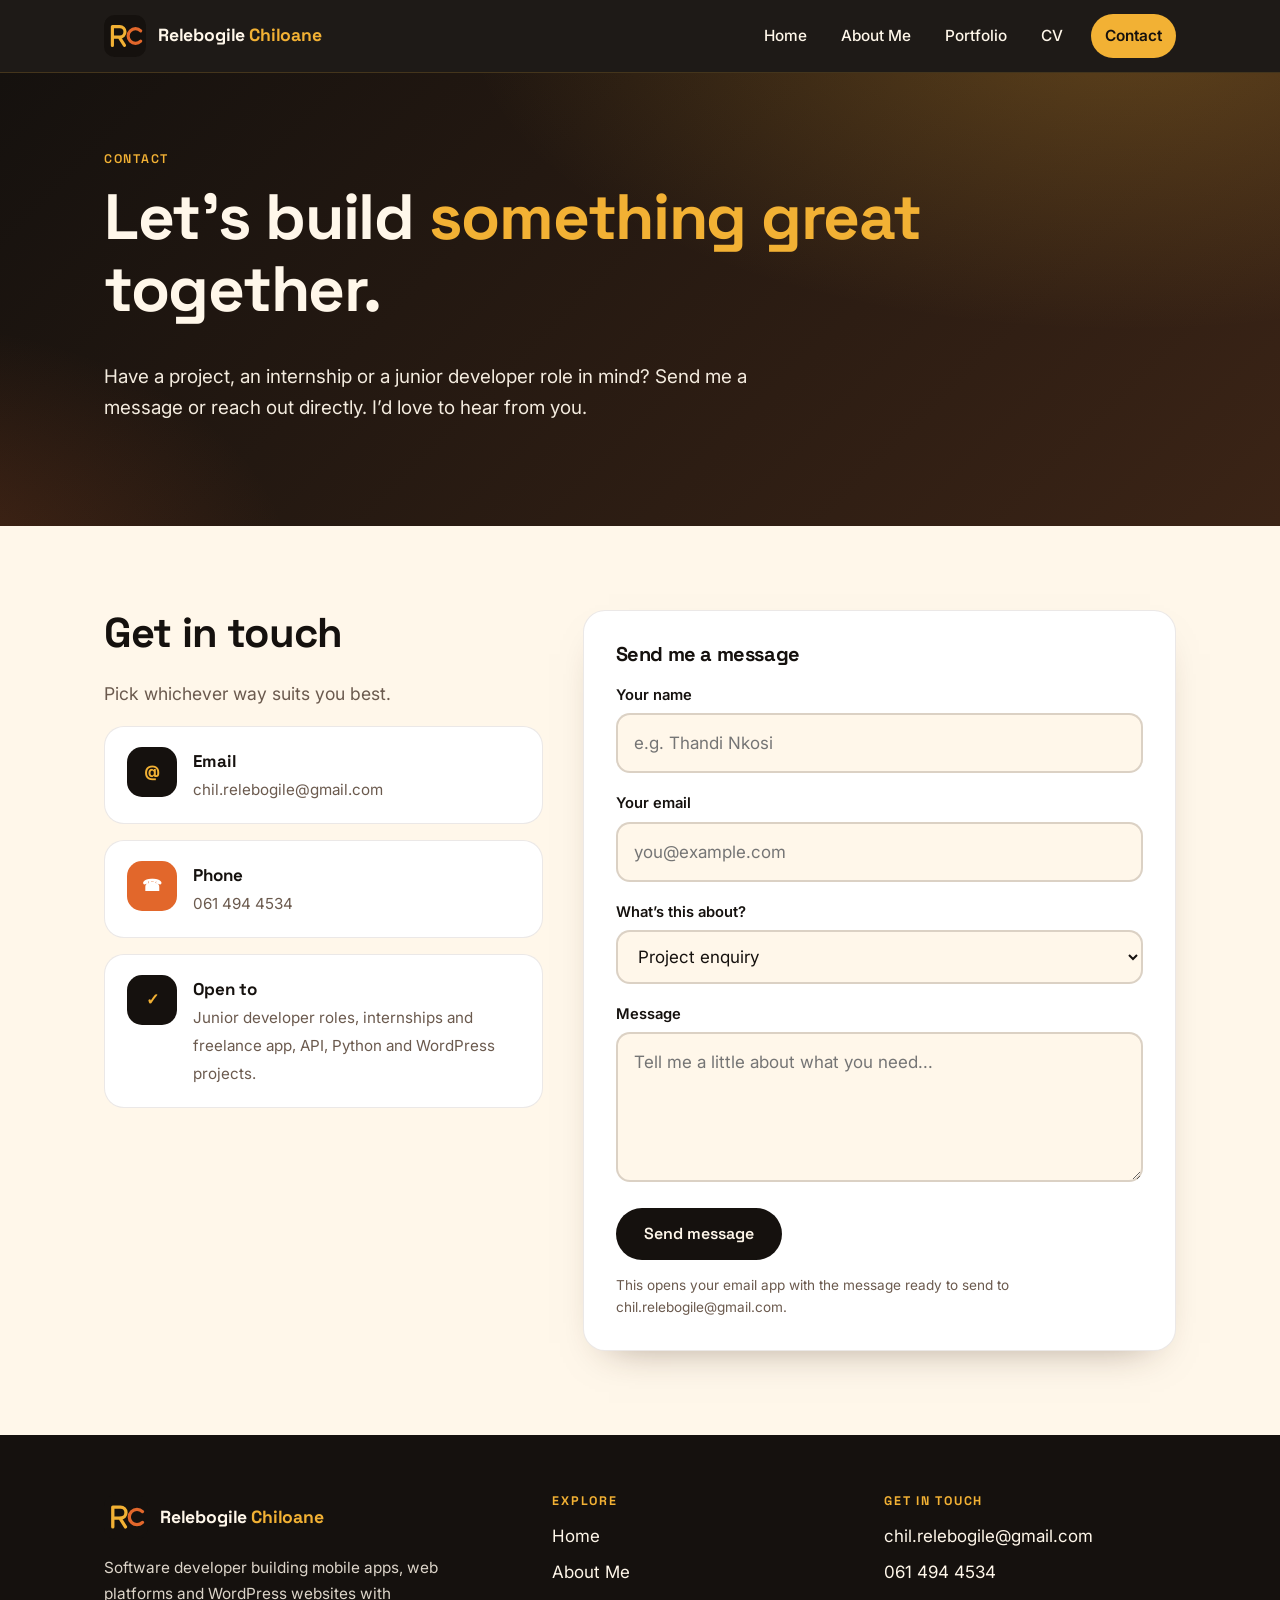
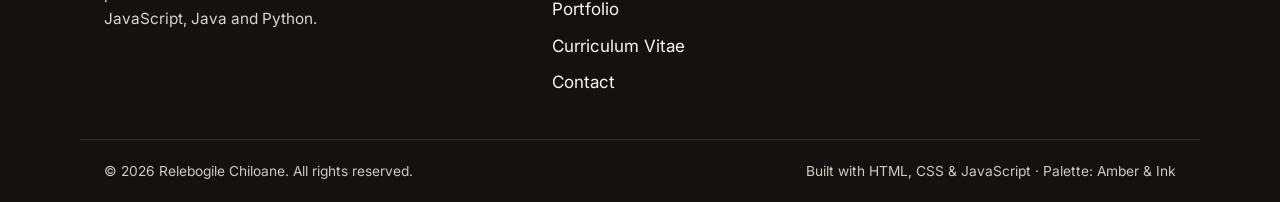
<file: contact.html>
<!doctype html>
<html lang="en-ZA">
<head>
<meta charset="utf-8">
<meta name="viewport" content="width=device-width, initial-scale=1">
<title>Contact | Relebogile Chiloane</title>
<meta name="description" content="Contact Relebogile Chiloane by email or phone.">
<link rel="icon" type="image/svg+xml" href="images/rc-logo.svg">
<link rel="preconnect" href="https://fonts.googleapis.com">
<link rel="preconnect" href="https://fonts.gstatic.com" crossorigin>
<link rel="stylesheet" href="https://fonts.googleapis.com/css2?family=Inter:wght@400;500;600&amp;family=Space+Grotesk:wght@500;600;700&amp;display=swap">
<link rel="stylesheet" href="css/style.css">
</head>
<body>
<div class="rc-sec rc-full rc-nav">
  <div class="rc-wrap rc-nav-in">
    <a class="rc-brand" href="index.html" aria-label="Relebogile Chiloane - home"><img class="rc-logo" src="images/rc-logo.svg" width="42" height="42" alt="RC monogram logo"><span>Relebogile<b> Chiloane</b></span></a>
    <input type="checkbox" id="rc-nav-toggle" class="rc-nav-check" aria-label="Open or close the menu">
    <label for="rc-nav-toggle" class="rc-burger" aria-hidden="true"><i></i><i></i><i></i></label>
    <nav class="rc-links" aria-label="Main navigation"><a href="index.html">Home</a><a href="about-me.html">About Me</a><a href="portfolio.html">Portfolio</a><a href="curriculum-vitae.html">CV</a><a class="rc-nav-cta is-active" href="contact.html">Contact</a></nav>
  </div>
</div>

<main>
<div class="rc-sec rc-full rc-hero">
  <div class="rc-wrap" style="padding:76px 24px 84px">
    <p class="rc-eyebrow">Contact</p>
    <h1>Let&rsquo;s build <span style="color:#F2B134">something great</span> together.</h1>
    <p class="rc-lead">Have a project, an internship or a junior developer role in mind? Send me a message or reach out directly. I&rsquo;d love to hear from you.</p>
  </div>
</div>

<div class="rc-sec rc-full rc-cream rc-pad">
  <div class="rc-wrap rc-contact-grid">
    <div>
      <h2>Get in touch</h2>
      <p class="rc-sub">Pick whichever way suits you best.</p>
      <a class="rc-ccard" href="mailto:chil.relebogile@gmail.com"><div class="rc-badge">@</div><div><strong>Email</strong><span>chil.relebogile@gmail.com</span></div></a>
      <a class="rc-ccard" href="tel:+27614944534"><div class="rc-badge alt">&#9742;</div><div><strong>Phone</strong><span>061 494 4534</span></div></a>
      <div class="rc-ccard"><div class="rc-badge">&#10003;</div><div><strong>Open to</strong><span>Junior developer roles, internships and freelance app, API, Python and WordPress projects.</span></div></div>
    </div>
    <form class="rc-form" id="rc-contact-form" aria-label="Contact form">
      <h3 style="margin-bottom:.9em">Send me a message</h3>
      <div class="rc-field"><label for="rc-name">Your name</label><input id="rc-name" type="text" required autocomplete="name" placeholder="e.g. Thandi Nkosi"></div>
      <div class="rc-field"><label for="rc-email">Your email</label><input id="rc-email" type="email" required autocomplete="email" placeholder="you@example.com"></div>
      <div class="rc-field"><label for="rc-subject">What&rsquo;s this about?</label>
        <select id="rc-subject"><option>Project enquiry</option><option>Job or internship opportunity</option><option>WordPress website help</option><option>Just saying hi</option></select></div>
      <div class="rc-field"><label for="rc-message">Message</label><textarea id="rc-message" required placeholder="Tell me a little about what you need..."></textarea></div>
      <button class="rc-btn rc-btn-dark" type="submit">Send message</button>
      <p class="rc-note">This opens your email app with the message ready to send to chil.relebogile@gmail.com.</p>
    </form>
  </div>
</div>
</main>

<div class="rc-sec rc-full rc-dark rc-foot">
  <div class="rc-wrap rc-foot-grid">
    <div>
      <a class="rc-brand" href="index.html" style="margin-bottom:16px"><img class="rc-logo" src="images/rc-logo.svg" width="44" height="44" alt="RC monogram logo"><span>Relebogile<b> Chiloane</b></span></a>
      <p>Software developer building mobile apps, web platforms and WordPress websites with JavaScript, Java and Python.</p>
    </div>
    <div>
      <h4>Explore</h4>
      <ul>
        <li><a href="index.html">Home</a></li>
        <li><a href="about-me.html">About Me</a></li>
        <li><a href="portfolio.html">Portfolio</a></li>
        <li><a href="curriculum-vitae.html">Curriculum Vitae</a></li>
        <li><a href="contact.html">Contact</a></li>
      </ul>
    </div>
    <div>
      <h4>Get in touch</h4>
      <ul>
        <li><a href="mailto:chil.relebogile@gmail.com">chil.relebogile@gmail.com</a></li>
        <li><a href="tel:+27614944534">061 494 4534</a></li>
      </ul>
    </div>
  </div>
  <div class="rc-wrap rc-foot-bar" style="max-width:1120px;margin:0 auto">
    <span>&copy; 2026 Relebogile Chiloane. All rights reserved.</span>
    <span>Built with HTML, CSS &amp; JavaScript &middot; Palette: Amber &amp; Ink</span>
  </div>
</div>

<script src="js/main.js" defer></script>
</body>
</html>
</file>
<file: css/style.css>
/* Relebogile Chiloane portfolio - brand: "Amber & Ink" (Space Grotesk + Inter) */
/* ===== Brand tokens: "Amber & Ink" ===== */
:root{
  --rc-ink:#15110E; --rc-espresso:#3B2416; --rc-amber:#F2B134; --rc-orange:#E2672B;
  --rc-burnt:#B8470F; --rc-cream:#FFF7EA; --rc-sand:#F4E3C4; --rc-muted:#6B5A4E; --rc-radius:22px;
}
html{scroll-behavior:smooth}
body{overflow-x:hidden;background:#FFF7EA}

/* Reset */
body{margin:0}

/* ===== Base ===== */
.rc-sec{font-family:'Inter',system-ui,-apple-system,'Segoe UI',Roboto,sans-serif;color:var(--rc-ink);line-height:1.65;font-size:17px;box-sizing:border-box}
.rc-sec *,.rc-sec *::before,.rc-sec *::after{box-sizing:border-box}
.rc-sec h1,.rc-sec h2,.rc-sec h3,.rc-sec h4{font-family:'Space Grotesk','Inter',system-ui,sans-serif;line-height:1.12;letter-spacing:-.02em;margin:0 0 .55em;color:inherit;font-weight:700}
.rc-sec h1{font-size:clamp(2.3rem,5.4vw,4rem)}
.rc-sec h2{font-size:clamp(1.8rem,3.6vw,2.6rem)}
.rc-sec h3{font-size:1.25rem}
.rc-sec h4{font-size:1rem;letter-spacing:.01em}
.rc-sec p{margin:0 0 1em}
.rc-sec a{color:inherit;text-decoration:none}
.rc-sec img,.rc-sec svg{max-width:100%;display:block}
.rc-sec ul{margin:0;padding:0}
.rc-sec a:focus-visible,.rc-sec button:focus-visible,.rc-sec input:focus-visible,.rc-sec select:focus-visible,.rc-sec textarea:focus-visible{outline:3px solid var(--rc-orange);outline-offset:3px}
.rc-sec[id]{scroll-margin-top:84px}

/* full-bleed sections */
.rc-full{width:100%;position:relative}
.rc-wrap{max-width:1120px;margin:0 auto;padding:0 24px}
.rc-pad{padding:84px 0}
.rc-dark{background:var(--rc-ink);color:var(--rc-cream)}
.rc-hero{background:radial-gradient(1100px 520px at 88% -12%,rgba(242,177,52,.25),transparent 60%),radial-gradient(700px 420px at -10% 110%,rgba(226,103,43,.22),transparent 60%),linear-gradient(135deg,#15110E 0%,#3B2416 100%);color:var(--rc-cream)}
.rc-cream{background:var(--rc-cream)}
.rc-sand{background:var(--rc-sand)}
.rc-white{background:#fff}
.rc-amberbg{background:var(--rc-amber);color:var(--rc-ink)}
.rc-eyebrow{font-family:'Space Grotesk',sans-serif;text-transform:uppercase;letter-spacing:.14em;font-size:.78rem;font-weight:600;color:var(--rc-burnt);margin:0 0 .9rem}
.rc-hero .rc-eyebrow,.rc-dark .rc-eyebrow{color:var(--rc-amber)}
.rc-lead{font-size:1.18rem;max-width:56ch;opacity:.95}
.rc-sub{font-size:1.1rem;color:var(--rc-muted)}
.rc-head{max-width:640px;margin-bottom:44px}
.rc-head p{color:var(--rc-muted)}

/* ===== Navigation ===== */
.rc-full.rc-nav{position:sticky;top:0;z-index:999;background:rgba(21,17,14,.96);backdrop-filter:blur(8px);color:var(--rc-cream);border-bottom:1px solid rgba(242,177,52,.18)}
.rc-nav-in{display:flex;align-items:center;justify-content:space-between;gap:20px;min-height:72px;position:relative}
.rc-brand{display:flex;align-items:center;gap:12px;font-family:'Space Grotesk',sans-serif;font-weight:700;font-size:1.1rem;letter-spacing:-.01em}
.rc-brand b{color:var(--rc-amber);font-weight:700}
.rc-links{display:flex;align-items:center;gap:6px}
.rc-links a{padding:9px 14px;border-radius:999px;font-weight:500;font-size:.96rem;color:var(--rc-cream);position:relative}
.rc-links a:hover{background:rgba(255,247,234,.1)}
.rc-links a.is-active{color:var(--rc-amber)}
.rc-links a.is-active::after{content:'';position:absolute;left:14px;right:14px;bottom:3px;height:2px;border-radius:2px;background:var(--rc-amber)}
.rc-links a.rc-nav-cta{background:var(--rc-amber);color:var(--rc-ink);font-weight:600;margin-left:8px}
.rc-links a.rc-nav-cta:hover{background:#ffc552}
.rc-links a.rc-nav-cta::after{display:none}
.rc-nav-check{position:absolute;opacity:0;pointer-events:none}
.rc-burger{display:none;cursor:pointer;width:44px;height:44px;border-radius:12px;border:1px solid rgba(255,247,234,.25);align-items:center;justify-content:center;flex-direction:column;gap:5px}
.rc-burger i{display:block;width:20px;height:2px;background:var(--rc-cream);border-radius:2px}
@media(max-width:860px){
  .rc-burger{display:flex}
  .rc-links{display:none;position:absolute;top:72px;left:0;right:0;flex-direction:column;align-items:stretch;background:var(--rc-ink);padding:12px 12px 18px;border-radius:0 0 18px 18px;box-shadow:0 24px 40px -20px rgba(0,0,0,.6)}
  .rc-nav-check:checked~.rc-links{display:flex}
  .rc-links a{padding:14px 16px;border-radius:12px}
  .rc-links a.is-active::after{display:none}
  .rc-links a.is-active{background:rgba(242,177,52,.12)}
  .rc-links a.rc-nav-cta{margin:8px 0 0;text-align:center}
}

/* ===== Buttons / chips ===== */
.rc-btns{display:flex;flex-wrap:wrap;gap:14px;margin-top:28px}
.rc-sec .rc-btn{display:inline-flex;align-items:center;gap:8px;padding:14px 26px;border-radius:999px;font-weight:600;font-family:'Space Grotesk',sans-serif;border:2px solid transparent;transition:transform .15s,background .15s;cursor:pointer;font-size:1rem;line-height:1.2}
.rc-sec .rc-btn:hover{transform:translateY(-2px)}
.rc-sec .rc-btn-primary{background:var(--rc-amber);color:var(--rc-ink)}
.rc-sec .rc-btn-primary:hover{background:#ffc552}
.rc-sec .rc-btn-ghost{border-color:currentColor;color:inherit;background:transparent}
.rc-sec .rc-btn-dark{background:var(--rc-ink);color:var(--rc-cream)}
.rc-sec .rc-btn-dark:hover{background:var(--rc-espresso)}
.rc-chip{display:inline-block;padding:6px 14px;border-radius:999px;background:var(--rc-sand);color:var(--rc-espresso);font-size:.88rem;font-weight:500;margin:0 8px 8px 0;line-height:1.4}
.rc-dark .rc-chip,.rc-hero .rc-chip{background:rgba(255,247,234,.1);color:var(--rc-cream)}
.rc-white .rc-chip,.rc-card .rc-chip{background:var(--rc-cream)}

/* ===== Hero ===== */
.rc-hero-grid{display:grid;grid-template-columns:1.1fr .9fr;gap:60px;align-items:center;padding:76px 24px 92px}
.rc-hero h1 span{color:var(--rc-amber)}
.rc-hero-photo{position:relative;margin:0}
.rc-hero-photo::before{content:'';position:absolute;top:20px;left:20px;right:-20px;bottom:-20px;border-radius:30px;background:var(--rc-amber)}
.rc-hero-photo img{position:relative;width:100%;aspect-ratio:5/4.4;object-fit:cover;object-position:50% 30%;border-radius:30px;border:4px solid var(--rc-ink)}
.rc-hero-photo.tall img{aspect-ratio:3/4;object-position:50% 20%;max-height:620px;margin:0 auto}
.rc-caption{position:relative;margin-top:34px;font-size:.92rem;opacity:.85}
.rc-pills{display:flex;flex-wrap:wrap;gap:10px;margin-top:22px}
.rc-pills a{padding:9px 16px;border-radius:999px;border:1px solid rgba(255,247,234,.35);font-size:.92rem;font-weight:500}
.rc-pills a:hover{background:var(--rc-amber);color:var(--rc-ink);border-color:var(--rc-amber)}
@media(max-width:860px){.rc-hero-grid{grid-template-columns:1fr;gap:48px;padding:48px 24px 72px}.rc-hero-photo{max-width:520px}}
@media(max-width:560px){.rc-hero-photo::before{top:12px;left:12px;right:-12px;bottom:-12px}}

/* ===== Cards & grids ===== */
.rc-grid{display:grid;gap:22px}
.rc-g2{grid-template-columns:repeat(2,1fr)}
.rc-g3{grid-template-columns:repeat(3,1fr)}
.rc-g4{grid-template-columns:repeat(4,1fr)}
@media(max-width:980px){.rc-g3,.rc-g4{grid-template-columns:repeat(2,1fr)}}
@media(max-width:620px){.rc-g2,.rc-g3,.rc-g4{grid-template-columns:1fr}}
.rc-card{background:#fff;border-radius:var(--rc-radius);padding:28px;border:1px solid rgba(59,36,22,.09);box-shadow:0 14px 34px -22px rgba(59,36,22,.45);transition:transform .2s,box-shadow .2s}
.rc-card:hover{transform:translateY(-4px);box-shadow:0 22px 40px -22px rgba(59,36,22,.55)}
.rc-card p:last-child{margin-bottom:0}
.rc-card h3{margin-bottom:.4em}
.rc-card p{color:var(--rc-muted);font-size:.98rem}
.rc-badge{width:50px;height:50px;border-radius:15px;display:grid;place-items:center;font-family:'Space Grotesk',sans-serif;font-weight:700;background:var(--rc-ink);color:var(--rc-amber);margin-bottom:18px;font-size:1rem}
.rc-badge.alt{background:var(--rc-orange);color:#fff}
.rc-stat{text-align:center;padding:24px 16px}
.rc-stat strong{display:block;font-family:'Space Grotesk',sans-serif;font-size:2.4rem;line-height:1;color:var(--rc-burnt);margin-bottom:8px}
.rc-stat span{color:var(--rc-muted);font-size:.95rem}

/* project cards on the home page */
.rc-pcard{display:flex;flex-direction:column;background:#fff;border-radius:var(--rc-radius);overflow:hidden;border:1px solid rgba(59,36,22,.09);box-shadow:0 14px 34px -22px rgba(59,36,22,.45);transition:transform .2s}
.rc-pcard:hover{transform:translateY(-5px)}
.rc-pcard .rc-pthumb{background:var(--rc-sand)}
.rc-pcard .rc-pbody{padding:22px 24px 26px;display:flex;flex-direction:column;flex:1}
.rc-pcard .rc-ptag{font-size:.78rem;text-transform:uppercase;letter-spacing:.12em;font-weight:600;color:var(--rc-burnt);margin-bottom:6px}
.rc-pcard p{color:var(--rc-muted);font-size:.96rem}
.rc-pcard .rc-more{margin-top:auto;font-weight:600;font-family:'Space Grotesk',sans-serif;color:var(--rc-burnt)}

/* ===== Project sections ===== */
.rc-proj-head{display:flex;gap:22px;align-items:flex-start;margin-bottom:36px}
.rc-num{font-family:'Space Grotesk',sans-serif;font-weight:700;font-size:4.2rem;line-height:.9;color:var(--rc-amber);-webkit-text-stroke:2px var(--rc-ink)}
.rc-proj-grid{display:grid;grid-template-columns:.9fr 1.1fr;gap:48px;align-items:start}
@media(max-width:900px){.rc-proj-grid{grid-template-columns:1fr;gap:32px}.rc-num{font-size:3rem}}
.rc-proj-media .rc-art{border-radius:var(--rc-radius);overflow:hidden;border:1px solid rgba(59,36,22,.12);margin-bottom:24px;background:var(--rc-sand)}
.rc-proj-body h3{margin-top:1.4em;display:flex;align-items:center;gap:10px}
.rc-proj-body h3:first-child{margin-top:0}
.rc-proj-body h3::before{content:'';width:22px;height:4px;border-radius:2px;background:var(--rc-orange)}
.rc-steps{list-style:none;counter-reset:s;margin:0 0 1em!important;padding:0!important}
.rc-steps li{counter-increment:s;position:relative;padding:0 0 14px 54px;margin:0!important;color:#2d241d}
.rc-steps li::before{content:counter(s);position:absolute;left:0;top:0;width:38px;height:38px;border-radius:50%;background:var(--rc-amber);color:var(--rc-ink);display:grid;place-items:center;font-weight:700;font-family:'Space Grotesk',sans-serif}
.rc-steps li strong{font-family:'Space Grotesk',sans-serif}
.rc-ticks{list-style:none;margin:0 0 1em!important;padding:0!important}
.rc-ticks li{position:relative;padding:0 0 8px 28px;margin:0!important}
.rc-ticks li::before{content:'';position:absolute;left:3px;top:.55em;width:12px;height:7px;border-left:3px solid var(--rc-orange);border-bottom:3px solid var(--rc-orange);transform:rotate(-45deg)}
.rc-ai{margin-top:40px;background:var(--rc-ink);color:var(--rc-cream);border-radius:20px;padding:24px 28px;border-left:8px solid var(--rc-amber)}
.rc-ai h4{color:var(--rc-amber);text-transform:uppercase;letter-spacing:.12em;font-size:.8rem;margin-bottom:.5em}
.rc-ai p{margin:0;opacity:.95}
.rc-label{font-family:'Space Grotesk',sans-serif;font-weight:700;font-size:.82rem;letter-spacing:.12em;text-transform:uppercase;color:var(--rc-burnt);margin:0 0 .6em}

/* table */
.rc-tablewrap{overflow-x:auto;border-radius:var(--rc-radius);border:1px solid rgba(59,36,22,.12);background:#fff}
.rc-table{width:100%;border-collapse:collapse;font-size:.95rem;min-width:640px}
.rc-table th{background:var(--rc-ink);color:var(--rc-amber);text-align:left;padding:14px 18px;font-family:'Space Grotesk',sans-serif;font-weight:600}
.rc-table td{padding:14px 18px;vertical-align:top;border-top:1px solid rgba(59,36,22,.1)}
.rc-table tr:nth-child(even) td{background:var(--rc-cream)}

/* ===== About ===== */
.rc-facts{display:grid;gap:10px;margin:26px 0 0}
.rc-facts div{display:flex;gap:14px;padding:12px 0;border-top:1px solid rgba(255,247,234,.18)}
.rc-facts dt{min-width:118px;color:var(--rc-amber);font-weight:600;font-size:.9rem;text-transform:uppercase;letter-spacing:.08em;margin:0}
.rc-facts dd{margin:0}
.rc-time{border-left:3px solid var(--rc-amber);padding-left:30px;margin-left:10px}
.rc-time .rc-t{position:relative;padding-bottom:34px}
.rc-time .rc-t::before{content:'';position:absolute;left:-41px;top:6px;width:17px;height:17px;border-radius:50%;background:var(--rc-orange);border:4px solid var(--rc-cream)}
.rc-time .rc-t:last-child{padding-bottom:0}
.rc-time h3{margin-bottom:.15em}
.rc-time .rc-when{font-size:.85rem;font-weight:600;letter-spacing:.08em;text-transform:uppercase;color:var(--rc-burnt);margin-bottom:.3em}
.rc-sw{border-radius:18px;padding:18px;min-height:128px;display:flex;flex-direction:column;justify-content:flex-end;font-size:.9rem;font-weight:600;line-height:1.35}
.rc-sw small{font-weight:500;opacity:.85;font-size:.8rem}
.rc-brandbox{display:flex;align-items:center;justify-content:center;background:var(--rc-sand);border-radius:var(--rc-radius);padding:36px}

/* ===== Contact ===== */
.rc-contact-grid{display:grid;grid-template-columns:.85fr 1.15fr;gap:40px;align-items:start}
@media(max-width:900px){.rc-contact-grid{grid-template-columns:1fr}}
.rc-ccard{display:flex;gap:16px;align-items:flex-start;background:#fff;border:1px solid rgba(59,36,22,.1);border-radius:20px;padding:20px 22px;margin-bottom:16px;transition:transform .15s}
.rc-ccard:hover{transform:translateY(-3px)}
.rc-ccard .rc-badge{margin:0;flex:none}
.rc-ccard strong{display:block;font-family:'Space Grotesk',sans-serif}
.rc-ccard span{color:var(--rc-muted);font-size:.95rem;word-break:break-word}
.rc-form{background:#fff;border-radius:var(--rc-radius);padding:32px;border:1px solid rgba(59,36,22,.1);box-shadow:0 18px 40px -26px rgba(59,36,22,.5)}
.rc-form label{display:block;font-weight:600;font-size:.92rem;margin:0 0 6px}
.rc-form .rc-field{margin-bottom:18px}
.rc-form input,.rc-form select,.rc-form textarea{width:100%;padding:14px 16px;border-radius:14px;border:2px solid rgba(59,36,22,.18);background:var(--rc-cream);font:inherit;color:var(--rc-ink)}
.rc-form input:focus,.rc-form select:focus,.rc-form textarea:focus{border-color:var(--rc-orange);outline:none}
.rc-form textarea{min-height:150px;resize:vertical}
.rc-form .rc-note{font-size:.85rem;color:var(--rc-muted);margin:14px 0 0}

/* ===== CV ===== */
.rc-cv{display:grid;grid-template-columns:310px 1fr;border-radius:var(--rc-radius);overflow:hidden;background:#fff;box-shadow:0 30px 60px -34px rgba(59,36,22,.6);border:1px solid rgba(59,36,22,.1)}
.rc-cv-side{background:var(--rc-ink);color:var(--rc-cream);padding:34px 28px}
.rc-cv-side img.rc-avatar{width:132px;height:132px;border-radius:50%;object-fit:cover;border:4px solid var(--rc-amber);margin-bottom:20px}
.rc-cv-side h2{font-size:1.7rem;margin-bottom:.1em}
.rc-cv-side .rc-role{color:var(--rc-amber);font-weight:600;margin-bottom:1.4em}
.rc-cv-side h4{color:var(--rc-amber);text-transform:uppercase;letter-spacing:.14em;font-size:.76rem;margin:1.8em 0 .7em;padding-bottom:6px;border-bottom:1px solid rgba(242,177,52,.4)}
.rc-cv-side p,.rc-cv-side li{font-size:.94rem;margin-bottom:.45em;list-style:none;word-break:break-word}
.rc-cv-main{padding:40px 44px}
.rc-cv-main h3{font-size:.95rem;text-transform:uppercase;letter-spacing:.16em;color:var(--rc-burnt);padding-bottom:8px;margin:2em 0 1em;border-bottom:3px solid var(--rc-amber)}
.rc-cv-main h3:first-child{margin-top:0}
.rc-cv-main h4{font-size:1.05rem;margin-bottom:.1em}
.rc-cv-main .rc-meta{color:var(--rc-muted);font-size:.9rem;margin-bottom:.4em}
.rc-cv-item{margin-bottom:1.2em}
.rc-cv-main table{width:100%;border-collapse:collapse;font-size:.95rem}
.rc-cv-main td{padding:8px 10px;vertical-align:top;border-bottom:1px solid rgba(59,36,22,.1)}
.rc-cv-main td:first-child{font-weight:600;width:34%;color:var(--rc-espresso)}
@media(max-width:860px){.rc-cv{grid-template-columns:1fr}.rc-cv-main{padding:30px 24px}}

/* ===== Footer ===== */
.rc-foot-grid{display:grid;grid-template-columns:1.4fr 1fr 1fr;gap:40px;padding:60px 24px 34px}
@media(max-width:800px){.rc-foot-grid{grid-template-columns:1fr;gap:28px}}
.rc-foot h4{color:var(--rc-amber);text-transform:uppercase;letter-spacing:.14em;font-size:.78rem;margin-bottom:1em}
.rc-foot p{opacity:.85;font-size:.96rem;max-width:36ch}
.rc-foot ul{list-style:none}
.rc-foot li{margin:0 0 .5em!important}
.rc-foot a:hover{color:var(--rc-amber)}
.rc-foot-bar{border-top:1px solid rgba(255,247,234,.14);padding:20px 24px;font-size:.86rem;opacity:.8;display:flex;flex-wrap:wrap;gap:8px 24px;justify-content:space-between}
.rc-dots{display:flex;gap:6px;margin-bottom:12px}

/* ===== Print (for the CV page: File > Print > Save as PDF) ===== */
@media print{
  .rc-noprint,.rc-nav,.rc-foot{display:none!important}
  .rc-full{width:auto!important}
  .rc-sec{-webkit-print-color-adjust:exact;print-color-adjust:exact}
  .rc-pad{padding:0!important}
  .rc-cv{box-shadow:none;border:none}
}
@media(prefers-reduced-motion:reduce){html{scroll-behavior:auto}.rc-card,.rc-pcard,.rc-btn,.rc-ccard{transition:none!important}}
</file>
